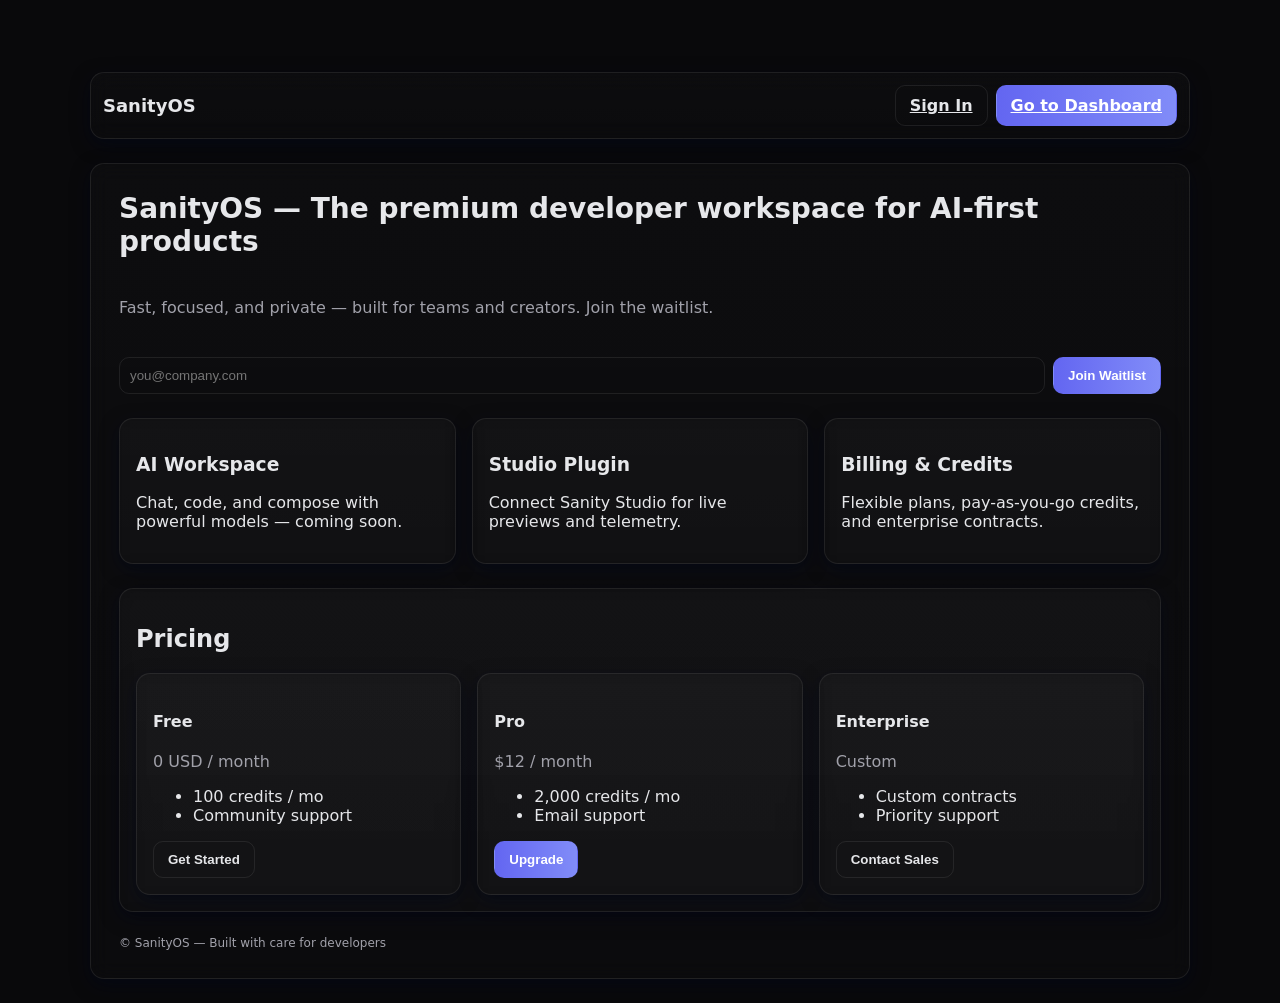
<file: index.html>
<!doctype html>
<html lang="en">
<head>
  <meta charset="utf-8" />
  <meta name="viewport" content="width=device-width,initial-scale=1" />
  <title>SanityOS — AI Workspace</title>
  <link rel="stylesheet" href="/style.css">
  <meta name="supabase-url" content="<!-- SUPABASE_URL -->">
  <meta name="supabase-key" content="<!-- SUPABASE_ANON_KEY -->">
</head>
<body>
  <main class="container">
    <header class="topbar glass">
      <div class="brand">SanityOS</div>
      <nav class="top-actions">
        <a class="btn btn-outline" href="/login.html">Sign In</a>
        <a class="btn btn-primary" href="/dashboard.html">Go to Dashboard</a>
      </nav>
    </header>

    <section class="hero glass fade-in">
      <h1>SanityOS — The premium developer workspace for AI-first products</h1>
      <p class="subtitle">Fast, focused, and private — built for teams and creators. Join the waitlist.</p>

      <form class="waitlist" id="waitlist-form">
        <input type="email" placeholder="you@company.com" required name="email" />
        <button class="btn btn-primary" type="submit">Join Waitlist</button>
      </form>

      <div class="features card-grid">
        <article class="card glass">
          <h3>AI Workspace</h3>
          <p>Chat, code, and compose with powerful models — coming soon.</p>
        </article>
        <article class="card glass">
          <h3>Studio Plugin</h3>
          <p>Connect Sanity Studio for live previews and telemetry.</p>
        </article>
        <article class="card glass">
          <h3>Billing & Credits</h3>
          <p>Flexible plans, pay-as-you-go credits, and enterprise contracts.</p>
        </article>
      </div>

      <section class="pricing glass">
        <h2>Pricing</h2>
        <div class="card-grid">
          <div class="card glass">
            <h4>Free</h4>
            <p class="muted">0 USD / month</p>
            <ul>
              <li>100 credits / mo</li>
              <li>Community support</li>
            </ul>
            <button class="btn btn-outline">Get Started</button>
          </div>
          <div class="card glass">
            <h4>Pro</h4>
            <p class="muted">$12 / month</p>
            <ul>
              <li>2,000 credits / mo</li>
              <li>Email support</li>
            </ul>
            <button class="btn btn-primary">Upgrade</button>
          </div>
          <div class="card glass">
            <h4>Enterprise</h4>
            <p class="muted">Custom</p>
            <ul>
              <li>Custom contracts</li>
              <li>Priority support</li>
            </ul>
            <button class="btn btn-outline">Contact Sales</button>
          </div>
        </div>
      </section>

      <footer class="muted small">© SanityOS — Built with care for developers</footer>
    </section>
  </main>

  <script src="/app.js"></script>
</body>
</html>
</file>
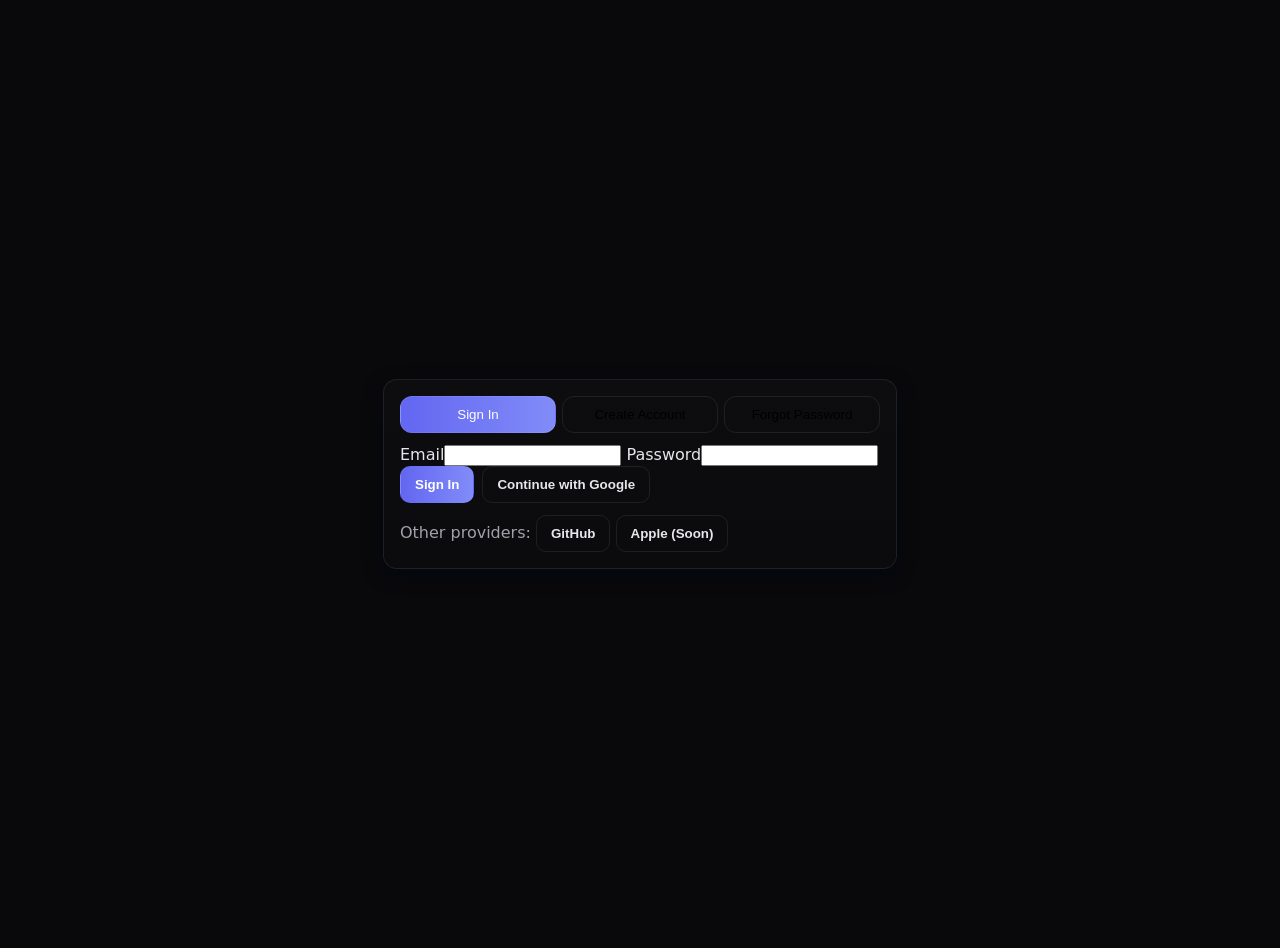
<file: login.html>
<!doctype html>
<html lang="en">
<head>
  <meta charset="utf-8" />
  <meta name="viewport" content="width=device-width,initial-scale=1" />
  <title>SanityOS — Login</title>
  <link rel="stylesheet" href="/style.css">
  <meta name="supabase-url" content="<!-- SUPABASE_URL -->">
  <meta name="supabase-key" content="<!-- SUPABASE_ANON_KEY -->">
</head>
<body>
  <main class="auth-shell fade-in">
    <div class="auth-card glass">
      <div class="auth-tabs">
        <button class="tab active" data-tab="signin">Sign In</button>
        <button class="tab" data-tab="signup">Create Account</button>
        <button class="tab" data-tab="forgot">Forgot Password</button>
      </div>

      <div class="tab-panels">
        <form id="signin" class="panel active">
          <label>Email<input type="email" name="email" required></label>
          <label>Password<input type="password" name="password" required></label>
          <div class="row">
            <button class="btn btn-primary" type="submit">Sign In</button>
            <button type="button" class="btn btn-outline" id="oauth-google">Continue with Google</button>
          </div>
        </form>

        <form id="signup" class="panel">
          <label>Full name<input type="text" name="name" required></label>
          <label>Email<input type="email" name="email" required></label>
          <label>Password<input type="password" name="password" required></label>
          <div class="row">
            <button class="btn btn-primary" type="submit">Create Account</button>
          </div>
        </form>

        <form id="forgot" class="panel">
          <label>Email<input type="email" name="email" required></label>
          <div class="row">
            <button class="btn btn-primary" type="submit">Reset Password</button>
          </div>
        </form>
      </div>

      <div class="oauth-row muted">Other providers: <button class="btn btn-outline" disabled>GitHub</button> <button class="btn btn-outline" disabled>Apple (Soon)</button></div>
    </div>
  </main>

  <script src="/app.js"></script>
  <script>
    // Tab behavior
    document.querySelectorAll('.auth-tabs .tab').forEach(btn => btn.addEventListener('click', e => {
      document.querySelectorAll('.auth-tabs .tab').forEach(b => b.classList.remove('active'));
      document.querySelectorAll('.panel').forEach(p => p.classList.remove('active'));
      e.target.classList.add('active');
      document.getElementById(e.target.dataset.tab).classList.add('active');
    }));

    // Form handlers rely on app.js Supabase helpers
    document.getElementById('signin').addEventListener('submit', async e => {
      e.preventDefault();
      const form = e.target;
      const email = form.email.value;
      const password = form.password.value;
      window.SanityAuth && window.SanityAuth.signIn({ email, password });
    });

    document.getElementById('signup').addEventListener('submit', async e => {
      e.preventDefault();
      const form = e.target;
      const email = form.email.value;
      const password = form.password.value;
      const name = form.name.value;
      window.SanityAuth && window.SanityAuth.signUp({ email, password, name });
    });

    document.getElementById('forgot').addEventListener('submit', async e => {
      e.preventDefault();
      const email = e.target.email.value;
      window.SanityAuth && window.SanityAuth.resetPassword(email);
      alert('If that email exists, we sent password reset instructions.');
    });
  </script>
</body>
</html>
</file>
<file: style.css>
/* style.css — Design system, utilities, and components for SanityOS */
:root{
  --bg: #09090b;
  --card-backdrop: rgba(255,255,255,0.03);
  --border: rgba(255,255,255,0.08);
  --muted: #a1a1aa;
  --accent: #6366f1;
  --accent-2: #818cf8;
  --glass-blur: 10px;
  --radius-lg: 14px;
  --radius-md: 10px;
  --shadow: 0 6px 18px rgba(2,6,23,0.6);
}

html,body{height:100%;}
body{margin:0;background:var(--bg);color:#e6e7ea;font-family:Inter, ui-sans-serif, system-ui, -apple-system, 'Segoe UI', Roboto, 'Helvetica Neue', Arial;}

/* Utilities */
.container{max-width:1100px;margin:48px auto;padding:24px;}
.glass{background:linear-gradient(180deg, rgba(255,255,255,0.02), rgba(255,255,255,0.01));backdrop-filter: blur(var(--glass-blur));border:1px solid var(--border);border-radius:var(--radius-lg);padding:16px;box-shadow:var(--shadow);} 
.btn{padding:10px 14px;border-radius:10px;border:1px solid transparent;cursor:pointer;font-weight:600}
.btn-primary{background:linear-gradient(90deg,var(--accent),var(--accent-2));color:white}
.btn-outline{background:transparent;border:1px solid var(--border);color:#e6e7ea}
.badge{background:rgba(255,255,255,0.03);padding:6px 8px;border-radius:999px;font-size:12px;color:var(--muted)}
.small{font-size:12px}
.muted{color:var(--muted)}
.row{display:flex;gap:8px;align-items:center}
.card-grid{display:grid;grid-template-columns:repeat(auto-fit,minmax(220px,1fr));gap:16px}
.card{padding:16px}
.fade-in{animation:fadeIn .45s ease both}
.hidden{display:none}

/* Topbar */
.topbar{display:flex;justify-content:space-between;align-items:center;padding:12px;margin-bottom:24px}
.brand{font-weight:700;font-size:18px}
.top-actions{display:flex;gap:8px}

/* Hero */
.hero{padding:28px;display:flex;flex-direction:column;gap:24px}
.hero h1{font-size:28px;margin:0}
.subtitle{color:var(--muted)}
.waitlist{display:flex;gap:8px}
.waitlist input{flex:1;padding:10px;border-radius:10px;border:1px solid var(--border);background:transparent;color:inherit}

/* Auth */
.auth-shell{min-height:100vh;display:grid;place-items:center;padding:24px}
.auth-card{width:480px}
.auth-tabs{display:flex;gap:6px;margin-bottom:12px}
.auth-tabs .tab{flex:1;padding:10px;border-radius:12px;background:transparent;border:1px solid var(--border);cursor:pointer}
.auth-tabs .tab.active{background:linear-gradient(90deg,var(--accent),var(--accent-2));color:white}
.tab-panels .panel{display:none}
.tab-panels .panel.active{display:block}
.oauth-row{margin-top:12px}

/* Dashboard */
.dashboard-shell{display:grid;grid-template-columns:260px 1fr;min-height:100vh}
.sidebar{height:100vh;position:sticky;top:0;display:flex;flex-direction:column;justify-content:space-between;padding:18px}
.logo{font-weight:700;font-size:20px;margin-bottom:12px}
.nav{display:flex;flex-direction:column;gap:6px}
.sidebar-item{padding:10px;border-radius:10px;color:var(--muted);cursor:pointer}
.sidebar-item.active{background:rgba(255,255,255,0.02);color:var(--accent)}
.sidebar-bottom{display:flex;flex-direction:column;gap:12px}
.avatar{width:40px;height:40px;border-radius:10px;object-fit:cover}

.main-content{padding:24px}
.banner{display:flex;gap:16px;align-items:center;justify-content:space-between}
.grid-2{display:grid;grid-template-columns:1fr 420px;gap:16px}
.workspace-cards{margin-top:18px}
.timeline .entry{padding:12px;border-bottom:1px solid var(--border)}

/* License widget */
.license{display:flex;gap:8px;align-items:center}
.license code{background:transparent;padding:6px;border-radius:8px;border:1px solid var(--border)}

/* Animations */
@keyframes fadeIn{from{opacity:0;transform:translateY(6px)}to{opacity:1;transform:none}}
@keyframes pop{from{opacity:0;transform:scale(.96)}to{opacity:1;transform:scale(1)}}

/* Responsiveness */
@media (max-width:900px){.dashboard-shell{grid-template-columns:72px 1fr}.grid-2{grid-template-columns:1fr}.container{padding:12px}}

/* Light theme overrides */
:root.light{--bg:#f7f8fb;color:#0b1220;--card-backdrop:rgba(0,0,0,0.03);--border:rgba(11,18,32,0.06)}
</file>
